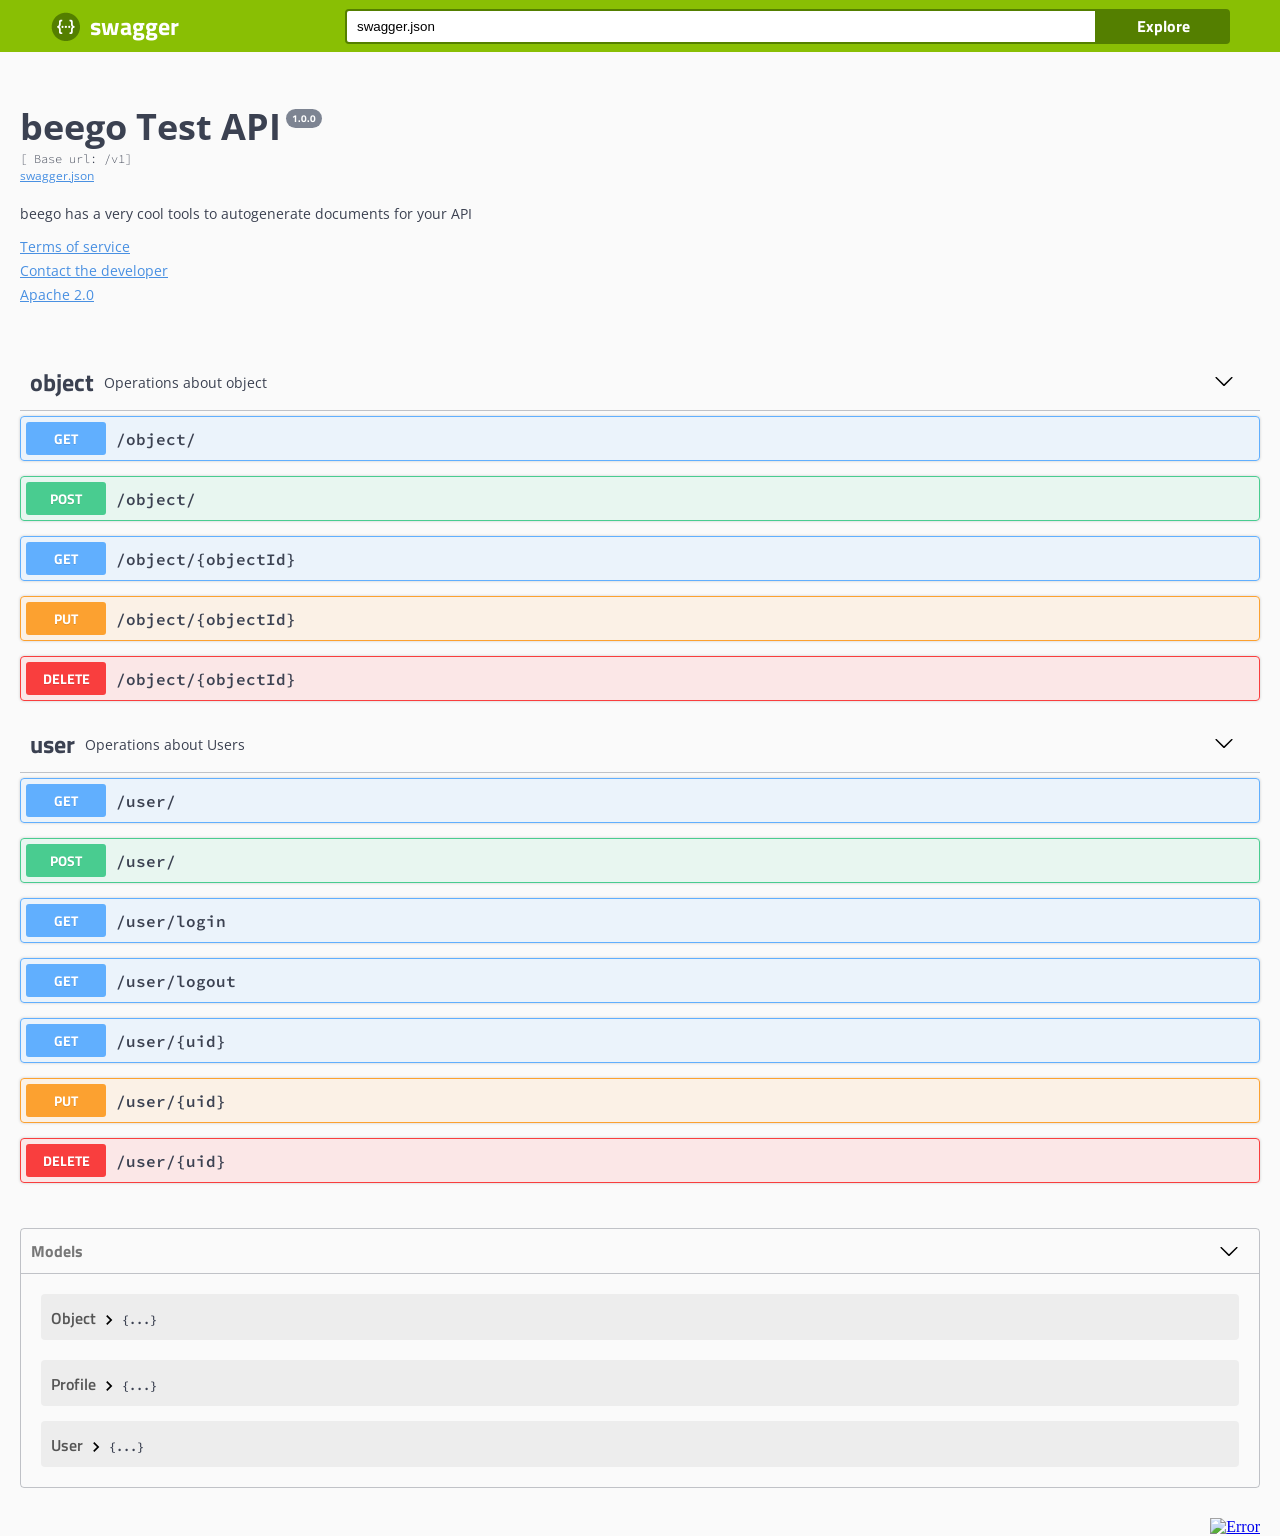
<file: quickstartapi/swagger/index.html>
<!-- HTML for static distribution bundle build -->
<!DOCTYPE html>
<html lang="en">
<head>
  <meta charset="UTF-8">
  <title>Swagger UI</title>
  <link href="https://fonts.googleapis.com/css?family=Open+Sans:400,700|Source+Code+Pro:300,600|Titillium+Web:400,600,700" rel="stylesheet">
  <link rel="stylesheet" type="text/css" href="./swagger-ui.css" >
  <link rel="icon" type="image/png" href="./favicon-32x32.png" sizes="32x32" />
  <link rel="icon" type="image/png" href="./favicon-16x16.png" sizes="16x16" />
  <style>
    html
    {
        box-sizing: border-box;
        overflow: -moz-scrollbars-vertical;
        overflow-y: scroll;
    }
    *,
    *:before,
    *:after
    {
        box-sizing: inherit;
    }

    body {
      margin:0;
      background: #fafafa;
    }
  </style>
</head>

<body>

<svg xmlns="http://www.w3.org/2000/svg" xmlns:xlink="http://www.w3.org/1999/xlink" style="position:absolute;width:0;height:0">
  <defs>
    <symbol viewBox="0 0 20 20" id="unlocked">
          <path d="M15.8 8H14V5.6C14 2.703 12.665 1 10 1 7.334 1 6 2.703 6 5.6V6h2v-.801C8 3.754 8.797 3 10 3c1.203 0 2 .754 2 2.199V8H4c-.553 0-1 .646-1 1.199V17c0 .549.428 1.139.951 1.307l1.197.387C5.672 18.861 6.55 19 7.1 19h5.8c.549 0 1.428-.139 1.951-.307l1.196-.387c.524-.167.953-.757.953-1.306V9.199C17 8.646 16.352 8 15.8 8z"></path>
    </symbol>

    <symbol viewBox="0 0 20 20" id="locked">
      <path d="M15.8 8H14V5.6C14 2.703 12.665 1 10 1 7.334 1 6 2.703 6 5.6V8H4c-.553 0-1 .646-1 1.199V17c0 .549.428 1.139.951 1.307l1.197.387C5.672 18.861 6.55 19 7.1 19h5.8c.549 0 1.428-.139 1.951-.307l1.196-.387c.524-.167.953-.757.953-1.306V9.199C17 8.646 16.352 8 15.8 8zM12 8H8V5.199C8 3.754 8.797 3 10 3c1.203 0 2 .754 2 2.199V8z"/>
    </symbol>

    <symbol viewBox="0 0 20 20" id="close">
      <path d="M14.348 14.849c-.469.469-1.229.469-1.697 0L10 11.819l-2.651 3.029c-.469.469-1.229.469-1.697 0-.469-.469-.469-1.229 0-1.697l2.758-3.15-2.759-3.152c-.469-.469-.469-1.228 0-1.697.469-.469 1.228-.469 1.697 0L10 8.183l2.651-3.031c.469-.469 1.228-.469 1.697 0 .469.469.469 1.229 0 1.697l-2.758 3.152 2.758 3.15c.469.469.469 1.229 0 1.698z"/>
    </symbol>

    <symbol viewBox="0 0 20 20" id="large-arrow">
      <path d="M13.25 10L6.109 2.58c-.268-.27-.268-.707 0-.979.268-.27.701-.27.969 0l7.83 7.908c.268.271.268.709 0 .979l-7.83 7.908c-.268.271-.701.27-.969 0-.268-.269-.268-.707 0-.979L13.25 10z"/>
    </symbol>

    <symbol viewBox="0 0 20 20" id="large-arrow-down">
      <path d="M17.418 6.109c.272-.268.709-.268.979 0s.271.701 0 .969l-7.908 7.83c-.27.268-.707.268-.979 0l-7.908-7.83c-.27-.268-.27-.701 0-.969.271-.268.709-.268.979 0L10 13.25l7.418-7.141z"/>
    </symbol>


    <symbol viewBox="0 0 24 24" id="jump-to">
      <path d="M19 7v4H5.83l3.58-3.59L8 6l-6 6 6 6 1.41-1.41L5.83 13H21V7z"/>
    </symbol>

    <symbol viewBox="0 0 24 24" id="expand">
      <path d="M10 18h4v-2h-4v2zM3 6v2h18V6H3zm3 7h12v-2H6v2z"/>
    </symbol>

  </defs>
</svg>

<div id="swagger-ui"></div>

<script src="./swagger-ui-bundle.js"> </script>
<script src="./swagger-ui-standalone-preset.js"> </script>
<script>
window.onload = function() {
  // Build a system
  const ui = SwaggerUIBundle({
    url: "swagger.json",
    dom_id: '#swagger-ui',
    presets: [
      SwaggerUIBundle.presets.apis,
      SwaggerUIStandalonePreset
    ],
    plugins: [
      SwaggerUIBundle.plugins.DownloadUrl
    ],
    layout: "StandaloneLayout"
  })

  window.ui = ui
}
</script>
</body>

</html>
</file>
<file: quickstartapi/swagger/swagger-ui.css>
@charset "UTF-8";.swagger-ui html{box-sizing:border-box}.swagger-ui *,.swagger-ui :after,.swagger-ui :before{box-sizing:inherit}.swagger-ui body{margin:0;background:#fafafa}.swagger-ui .wrapper{width:100%;max-width:1460px;margin:0 auto;padding:0 20px}.swagger-ui .opblock-tag-section{display:-webkit-box;display:-ms-flexbox;display:flex;-webkit-box-orient:vertical;-webkit-box-direction:normal;-ms-flex-direction:column;flex-direction:column}.swagger-ui .opblock-tag{display:-webkit-box;display:-ms-flexbox;display:flex;padding:10px 20px 10px 10px;cursor:pointer;transition:all .2s;border-bottom:1px solid rgba(59,65,81,.3);-webkit-box-align:center;-ms-flex-align:center;align-items:center}.swagger-ui .opblock-tag:hover{background:rgba(0,0,0,.02)}.swagger-ui .opblock-tag{font-size:24px;margin:0 0 5px;font-family:Titillium Web,sans-serif;color:#3b4151}.swagger-ui .opblock-tag.no-desc span{-webkit-box-flex:1;-ms-flex:1;flex:1}.swagger-ui .opblock-tag svg{transition:all .4s}.swagger-ui .opblock-tag small{font-size:14px;font-weight:400;padding:0 10px;-webkit-box-flex:1;-ms-flex:1;flex:1;font-family:Open Sans,sans-serif;color:#3b4151}.swagger-ui .parаmeter__type{font-size:12px;padding:5px 0;font-family:Source Code Pro,monospace;font-weight:600;color:#3b4151}.swagger-ui .view-line-link{position:relative;top:3px;width:20px;margin:0 5px;cursor:pointer;transition:all .5s}.swagger-ui .opblock{margin:0 0 15px;border:1px solid #000;border-radius:4px;box-shadow:0 0 3px rgba(0,0,0,.19)}.swagger-ui .opblock.is-open .opblock-summary{border-bottom:1px solid #000}.swagger-ui .opblock .opblock-section-header{padding:8px 20px;background:hsla(0,0%,100%,.8);box-shadow:0 1px 2px rgba(0,0,0,.1)}.swagger-ui .opblock .opblock-section-header,.swagger-ui .opblock .opblock-section-header label{display:-webkit-box;display:-ms-flexbox;display:flex;-webkit-box-align:center;-ms-flex-align:center;align-items:center}.swagger-ui .opblock .opblock-section-header label{font-size:12px;font-weight:700;margin:0;font-family:Titillium Web,sans-serif;color:#3b4151}.swagger-ui .opblock .opblock-section-header label span{padding:0 10px 0 0}.swagger-ui .opblock .opblock-section-header h4{font-size:14px;margin:0;-webkit-box-flex:1;-ms-flex:1;flex:1;font-family:Titillium Web,sans-serif;color:#3b4151}.swagger-ui .opblock .opblock-summary-method{font-size:14px;font-weight:700;min-width:80px;padding:6px 15px;text-align:center;border-radius:3px;background:#000;text-shadow:0 1px 0 rgba(0,0,0,.1);font-family:Titillium Web,sans-serif;color:#fff}.swagger-ui .opblock .opblock-summary-path,.swagger-ui .opblock .opblock-summary-path__deprecated{font-size:16px;display:-webkit-box;display:-ms-flexbox;display:flex;padding:0 10px;font-family:Source Code Pro,monospace;font-weight:600;color:#3b4151;-webkit-box-align:center;-ms-flex-align:center;align-items:center}.swagger-ui .opblock .opblock-summary-path .view-line-link,.swagger-ui .opblock .opblock-summary-path__deprecated .view-line-link{position:relative;top:2px;width:0;margin:0;cursor:pointer;transition:all .5s}.swagger-ui .opblock .opblock-summary-path:hover .view-line-link,.swagger-ui .opblock .opblock-summary-path__deprecated:hover .view-line-link{width:18px;margin:0 5px}.swagger-ui .opblock .opblock-summary-path__deprecated{text-decoration:line-through}.swagger-ui .opblock .opblock-summary-description{font-size:13px;-webkit-box-flex:1;-ms-flex:1;flex:1;font-family:Open Sans,sans-serif;color:#3b4151}.swagger-ui .opblock .opblock-summary{display:-webkit-box;display:-ms-flexbox;display:flex;padding:5px;cursor:pointer;-webkit-box-align:center;-ms-flex-align:center;align-items:center}.swagger-ui .opblock.opblock-post{border-color:#49cc90;background:rgba(73,204,144,.1)}.swagger-ui .opblock.opblock-post .opblock-summary-method{background:#49cc90}.swagger-ui .opblock.opblock-post .opblock-summary{border-color:#49cc90}.swagger-ui .opblock.opblock-put{border-color:#fca130;background:rgba(252,161,48,.1)}.swagger-ui .opblock.opblock-put .opblock-summary-method{background:#fca130}.swagger-ui .opblock.opblock-put .opblock-summary{border-color:#fca130}.swagger-ui .opblock.opblock-delete{border-color:#f93e3e;background:rgba(249,62,62,.1)}.swagger-ui .opblock.opblock-delete .opblock-summary-method{background:#f93e3e}.swagger-ui .opblock.opblock-delete .opblock-summary{border-color:#f93e3e}.swagger-ui .opblock.opblock-get{border-color:#61affe;background:rgba(97,175,254,.1)}.swagger-ui .opblock.opblock-get .opblock-summary-method{background:#61affe}.swagger-ui .opblock.opblock-get .opblock-summary{border-color:#61affe}.swagger-ui .opblock.opblock-patch{border-color:#50e3c2;background:rgba(80,227,194,.1)}.swagger-ui .opblock.opblock-patch .opblock-summary-method{background:#50e3c2}.swagger-ui .opblock.opblock-patch .opblock-summary{border-color:#50e3c2}.swagger-ui .opblock.opblock-head{border-color:#9012fe;background:rgba(144,18,254,.1)}.swagger-ui .opblock.opblock-head .opblock-summary-method{background:#9012fe}.swagger-ui .opblock.opblock-head .opblock-summary{border-color:#9012fe}.swagger-ui .opblock.opblock-options{border-color:#0d5aa7;background:rgba(13,90,167,.1)}.swagger-ui .opblock.opblock-options .opblock-summary-method{background:#0d5aa7}.swagger-ui .opblock.opblock-options .opblock-summary{border-color:#0d5aa7}.swagger-ui .opblock.opblock-deprecated{opacity:.6;border-color:#ebebeb;background:hsla(0,0%,92%,.1)}.swagger-ui .opblock.opblock-deprecated .opblock-summary-method{background:#ebebeb}.swagger-ui .opblock.opblock-deprecated .opblock-summary{border-color:#ebebeb}.swagger-ui .opblock .opblock-schemes{padding:8px 20px}.swagger-ui .opblock .opblock-schemes .schemes-title{padding:0 10px 0 0}.swagger-ui .tab{display:-webkit-box;display:-ms-flexbox;display:flex;margin:20px 0 10px;padding:0;list-style:none}.swagger-ui .tab li{font-size:12px;min-width:100px;min-width:90px;padding:0;cursor:pointer;font-family:Titillium Web,sans-serif;color:#3b4151}.swagger-ui .tab li:first-of-type{position:relative;padding-left:0}.swagger-ui .tab li:first-of-type:after{position:absolute;top:0;right:6px;width:1px;height:100%;content:"";background:rgba(0,0,0,.2)}.swagger-ui .tab li.active{font-weight:700}.swagger-ui .opblock-description-wrapper,.swagger-ui .opblock-title_normal{padding:15px 20px}.swagger-ui .opblock-description-wrapper,.swagger-ui .opblock-description-wrapper h4,.swagger-ui .opblock-title_normal,.swagger-ui .opblock-title_normal h4{font-size:12px;margin:0 0 5px;font-family:Open Sans,sans-serif;color:#3b4151}.swagger-ui .opblock-description-wrapper p,.swagger-ui .opblock-title_normal p{font-size:14px;margin:0;font-family:Open Sans,sans-serif;color:#3b4151}.swagger-ui .execute-wrapper{padding:20px;text-align:right}.swagger-ui .execute-wrapper .btn{width:100%;padding:8px 40px}.swagger-ui .body-param-options{display:-webkit-box;display:-ms-flexbox;display:flex;-webkit-box-orient:vertical;-webkit-box-direction:normal;-ms-flex-direction:column;flex-direction:column}.swagger-ui .body-param-options .body-param-edit{padding:10px 0}.swagger-ui .body-param-options label{padding:8px 0}.swagger-ui .body-param-options label select{margin:3px 0 0}.swagger-ui .responses-inner{padding:20px}.swagger-ui .responses-inner h4,.swagger-ui .responses-inner h5{font-size:12px;margin:10px 0 5px;font-family:Open Sans,sans-serif;color:#3b4151}.swagger-ui .response-col_status{font-size:14px;font-family:Open Sans,sans-serif;color:#3b4151}.swagger-ui .response-col_status .response-undocumented{font-size:11px;font-family:Source Code Pro,monospace;font-weight:600;color:#999}.swagger-ui .response-col_description__inner span{font-size:12px;font-style:italic;display:block;margin:10px 0;padding:10px;border-radius:4px;background:#41444e;font-family:Source Code Pro,monospace;font-weight:600;color:#fff}.swagger-ui .response-col_description__inner span p{margin:0}.swagger-ui .opblock-body pre{font-size:12px;margin:0;padding:10px;word-wrap:break-word;word-break:break-all;word-break:break-word;-webkit-hyphens:auto;-ms-hyphens:auto;hyphens:auto;white-space:pre-wrap;border-radius:4px;background:#41444e;overflow-wrap:break-word;font-family:Source Code Pro,monospace;font-weight:600;color:#fff}.swagger-ui .opblock-body pre span{color:#fff!important}.swagger-ui .opblock-body pre .headerline{display:block}.swagger-ui .scheme-container{margin:0 0 20px;padding:30px 0;background:#fff;box-shadow:0 1px 2px 0 rgba(0,0,0,.15)}.swagger-ui .scheme-container .schemes{display:-webkit-box;display:-ms-flexbox;display:flex;-webkit-box-align:center;-ms-flex-align:center;align-items:center}.swagger-ui .scheme-container .schemes>label{font-size:12px;font-weight:700;display:-webkit-box;display:-ms-flexbox;display:flex;-webkit-box-orient:vertical;-webkit-box-direction:normal;-ms-flex-direction:column;flex-direction:column;margin:-20px 15px 0 0;font-family:Titillium Web,sans-serif;color:#3b4151}.swagger-ui .scheme-container .schemes>label select{min-width:130px;text-transform:uppercase}.swagger-ui .loading-container{padding:40px 0 60px}.swagger-ui .loading-container .loading{position:relative}.swagger-ui .loading-container .loading:after{font-size:10px;font-weight:700;position:absolute;top:50%;left:50%;content:"loading";-webkit-transform:translate(-50%,-50%);transform:translate(-50%,-50%);text-transform:uppercase;font-family:Titillium Web,sans-serif;color:#3b4151}.swagger-ui .loading-container .loading:before{position:absolute;top:50%;left:50%;display:block;width:60px;height:60px;margin:-30px;content:"";-webkit-animation:rotation 1s infinite linear,opacity .5s;animation:rotation 1s infinite linear,opacity .5s;opacity:1;border:2px solid rgba(85,85,85,.1);border-top-color:rgba(0,0,0,.6);border-radius:100%;-webkit-backface-visibility:hidden;backface-visibility:hidden}@-webkit-keyframes rotation{to{-webkit-transform:rotate(1turn);transform:rotate(1turn)}}@keyframes rotation{to{-webkit-transform:rotate(1turn);transform:rotate(1turn)}}@-webkit-keyframes blinker{50%{opacity:0}}@keyframes blinker{50%{opacity:0}}.swagger-ui .btn{font-size:14px;font-weight:700;padding:5px 23px;transition:all .3s;border:2px solid #888;border-radius:4px;background:transparent;box-shadow:0 1px 2px rgba(0,0,0,.1);font-family:Titillium Web,sans-serif;color:#3b4151}.swagger-ui .btn[disabled]{cursor:not-allowed;opacity:.3}.swagger-ui .btn:hover{box-shadow:0 0 5px rgba(0,0,0,.3)}.swagger-ui .btn.cancel{border-color:#ff6060;font-family:Titillium Web,sans-serif;color:#ff6060}.swagger-ui .btn.authorize{line-height:1;display:inline;color:#49cc90;border-color:#49cc90}.swagger-ui .btn.authorize span{float:left;padding:4px 20px 0 0}.swagger-ui .btn.authorize svg{fill:#49cc90}.swagger-ui .btn.execute{-webkit-animation:pulse 2s infinite;animation:pulse 2s infinite;color:#fff;border-color:#4990e2}@-webkit-keyframes pulse{0%{color:#fff;background:#4990e2;box-shadow:0 0 0 0 rgba(73,144,226,.8)}70%{box-shadow:0 0 0 5px rgba(73,144,226,0)}to{color:#fff;background:#4990e2;box-shadow:0 0 0 0 rgba(73,144,226,0)}}@keyframes pulse{0%{color:#fff;background:#4990e2;box-shadow:0 0 0 0 rgba(73,144,226,.8)}70%{box-shadow:0 0 0 5px rgba(73,144,226,0)}to{color:#fff;background:#4990e2;box-shadow:0 0 0 0 rgba(73,144,226,0)}}.swagger-ui .btn-group{display:-webkit-box;display:-ms-flexbox;display:flex;padding:30px}.swagger-ui .btn-group .btn{-webkit-box-flex:1;-ms-flex:1;flex:1}.swagger-ui .btn-group .btn:first-child{border-radius:4px 0 0 4px}.swagger-ui .btn-group .btn:last-child{border-radius:0 4px 4px 0}.swagger-ui .authorization__btn{padding:0 10px;border:none;background:none}.swagger-ui .authorization__btn.locked{opacity:1}.swagger-ui .authorization__btn.unlocked{opacity:.4}.swagger-ui .expand-methods,.swagger-ui .expand-operation{border:none;background:none}.swagger-ui .expand-methods svg,.swagger-ui .expand-operation svg{width:20px;height:20px}.swagger-ui .expand-methods{padding:0 10px}.swagger-ui .expand-methods:hover svg{fill:#444}.swagger-ui .expand-methods svg{transition:all .3s;fill:#777}.swagger-ui button{cursor:pointer;outline:none}.swagger-ui select{font-size:14px;font-weight:700;padding:5px 40px 5px 10px;border:2px solid #41444e;border-radius:4px;background:#f7f7f7 url([data-uri]) right 10px center no-repeat;background-size:20px;box-shadow:0 1px 2px 0 rgba(0,0,0,.25);font-family:Titillium Web,sans-serif;color:#3b4151;-webkit-appearance:none;-moz-appearance:none;appearance:none}.swagger-ui select[multiple]{margin:5px 0;padding:5px;background:#f7f7f7}.swagger-ui .opblock-body select{min-width:230px}.swagger-ui label{font-size:12px;font-weight:700;margin:0 0 5px;font-family:Titillium Web,sans-serif;color:#3b4151}.swagger-ui input[type=email],.swagger-ui input[type=password],.swagger-ui input[type=search],.swagger-ui input[type=text]{min-width:100px;margin:5px 0;padding:8px 10px;border:1px solid #d9d9d9;border-radius:4px;background:#fff}.swagger-ui input[type=email].invalid,.swagger-ui input[type=password].invalid,.swagger-ui input[type=search].invalid,.swagger-ui input[type=text].invalid{-webkit-animation:shake .4s 1;animation:shake .4s 1;border-color:#f93e3e;background:#feebeb}@-webkit-keyframes shake{10%,90%{-webkit-transform:translate3d(-1px,0,0);transform:translate3d(-1px,0,0)}20%,80%{-webkit-transform:translate3d(2px,0,0);transform:translate3d(2px,0,0)}30%,50%,70%{-webkit-transform:translate3d(-4px,0,0);transform:translate3d(-4px,0,0)}40%,60%{-webkit-transform:translate3d(4px,0,0);transform:translate3d(4px,0,0)}}@keyframes shake{10%,90%{-webkit-transform:translate3d(-1px,0,0);transform:translate3d(-1px,0,0)}20%,80%{-webkit-transform:translate3d(2px,0,0);transform:translate3d(2px,0,0)}30%,50%,70%{-webkit-transform:translate3d(-4px,0,0);transform:translate3d(-4px,0,0)}40%,60%{-webkit-transform:translate3d(4px,0,0);transform:translate3d(4px,0,0)}}.swagger-ui textarea{font-size:12px;width:100%;min-height:280px;padding:10px;border:none;border-radius:4px;outline:none;background:hsla(0,0%,100%,.8);font-family:Source Code Pro,monospace;font-weight:600;color:#3b4151}.swagger-ui textarea:focus{border:2px solid #61affe}.swagger-ui textarea.curl{font-size:12px;min-height:100px;margin:0;padding:10px;resize:none;border-radius:4px;background:#41444e;font-family:Source Code Pro,monospace;font-weight:600;color:#fff}.swagger-ui .checkbox{padding:5px 0 10px;transition:opacity .5s;color:#333}.swagger-ui .checkbox label{display:-webkit-box;display:-ms-flexbox;display:flex}.swagger-ui .checkbox p{font-weight:400!important;font-style:italic;margin:0!important;font-family:Source Code Pro,monospace;font-weight:600;color:#3b4151}.swagger-ui .checkbox input[type=checkbox]{display:none}.swagger-ui .checkbox input[type=checkbox]+label>.item{position:relative;top:3px;display:inline-block;width:16px;height:16px;margin:0 8px 0 0;padding:5px;cursor:pointer;border-radius:1px;background:#e8e8e8;box-shadow:0 0 0 2px #e8e8e8;-webkit-box-flex:0;-ms-flex:none;flex:none}.swagger-ui .checkbox input[type=checkbox]+label>.item:active{-webkit-transform:scale(.9);transform:scale(.9)}.swagger-ui .checkbox input[type=checkbox]:checked+label>.item{background:#e8e8e8 url("data:image/svg+xml;charset=utf-8,%3Csvg width='10' height='8' viewBox='3 7 10 8' xmlns='http://www.w3.org/2000/svg'%3E%3Cpath fill='%2341474E' fill-rule='evenodd' d='M6.333 15L3 11.667l1.333-1.334 2 2L11.667 7 13 8.333z'/%3E%3C/svg%3E") 50% no-repeat}.swagger-ui .dialog-ux{position:fixed;z-index:9999;top:0;right:0;bottom:0;left:0}.swagger-ui .dialog-ux .backdrop-ux{position:fixed;top:0;right:0;bottom:0;left:0;background:rgba(0,0,0,.8)}.swagger-ui .dialog-ux .modal-ux{position:absolute;z-index:9999;top:50%;left:50%;width:100%;min-width:300px;max-width:650px;-webkit-transform:translate(-50%,-50%);transform:translate(-50%,-50%);border:1px solid #ebebeb;border-radius:4px;background:#fff;box-shadow:0 10px 30px 0 rgba(0,0,0,.2)}.swagger-ui .dialog-ux .modal-ux-content{overflow-y:auto;max-height:540px;padding:20px}.swagger-ui .dialog-ux .modal-ux-content p{font-size:12px;margin:0 0 5px;color:#41444e;font-family:Open Sans,sans-serif;color:#3b4151}.swagger-ui .dialog-ux .modal-ux-content h4{font-size:18px;font-weight:600;margin:15px 0 0;font-family:Titillium Web,sans-serif;color:#3b4151}.swagger-ui .dialog-ux .modal-ux-header{display:-webkit-box;display:-ms-flexbox;display:flex;padding:12px 0;border-bottom:1px solid #ebebeb;-webkit-box-align:center;-ms-flex-align:center;align-items:center}.swagger-ui .dialog-ux .modal-ux-header .close-modal{padding:0 10px;border:none;background:none;-webkit-appearance:none;-moz-appearance:none;appearance:none}.swagger-ui .dialog-ux .modal-ux-header h3{font-size:20px;font-weight:600;margin:0;padding:0 20px;-webkit-box-flex:1;-ms-flex:1;flex:1;font-family:Titillium Web,sans-serif;color:#3b4151}.swagger-ui .model{font-size:12px;font-weight:300;font-family:Source Code Pro,monospace;font-weight:600;color:#3b4151}.swagger-ui .model-toggle{font-size:10px;position:relative;top:6px;display:inline-block;margin:auto .3em;cursor:pointer;transition:-webkit-transform .15s ease-in;transition:transform .15s ease-in;transition:transform .15s ease-in,-webkit-transform .15s ease-in;-webkit-transform:rotate(90deg);transform:rotate(90deg);-webkit-transform-origin:50% 50%;transform-origin:50% 50%}.swagger-ui .model-toggle.collapsed{-webkit-transform:rotate(0deg);transform:rotate(0deg)}.swagger-ui .model-toggle:after{display:block;width:20px;height:20px;content:"";background:url("data:image/svg+xml;charset=utf-8,%3Csvg xmlns='http://www.w3.org/2000/svg' width='24' height='24' viewBox='0 0 24 24'%3E%3Cpath d='M10 6L8.59 7.41 13.17 12l-4.58 4.59L10 18l6-6z'/%3E%3C/svg%3E") 50% no-repeat;background-size:100%}.swagger-ui .model-jump-to-path{position:relative;cursor:pointer}.swagger-ui .model-jump-to-path .view-line-link{position:absolute;top:-.4em;cursor:pointer}.swagger-ui .model-title{position:relative}.swagger-ui .model-title:hover .model-hint{visibility:visible}.swagger-ui .model-hint{position:absolute;top:-1.8em;visibility:hidden;padding:.1em .5em;white-space:nowrap;color:#ebebeb;border-radius:4px;background:rgba(0,0,0,.7)}.swagger-ui section.models{margin:30px 0;border:1px solid rgba(59,65,81,.3);border-radius:4px}.swagger-ui section.models.is-open{padding:0 0 20px}.swagger-ui section.models.is-open h4{margin:0 0 5px;border-bottom:1px solid rgba(59,65,81,.3)}.swagger-ui section.models.is-open h4 svg{-webkit-transform:rotate(90deg);transform:rotate(90deg)}.swagger-ui section.models h4{font-size:16px;display:-webkit-box;display:-ms-flexbox;display:flex;margin:0;padding:10px 20px 10px 10px;cursor:pointer;transition:all .2s;font-family:Titillium Web,sans-serif;color:#777;-webkit-box-align:center;-ms-flex-align:center;align-items:center}.swagger-ui section.models h4 svg{transition:all .4s}.swagger-ui section.models h4 span{-webkit-box-flex:1;-ms-flex:1;flex:1}.swagger-ui section.models h4:hover{background:rgba(0,0,0,.02)}.swagger-ui section.models h5{font-size:16px;margin:0 0 10px;font-family:Titillium Web,sans-serif;color:#777}.swagger-ui section.models .model-jump-to-path{position:relative;top:5px}.swagger-ui section.models .model-container{margin:0 20px 15px;transition:all .5s;border-radius:4px;background:rgba(0,0,0,.05)}.swagger-ui section.models .model-container:hover{background:rgba(0,0,0,.07)}.swagger-ui section.models .model-container:first-of-type{margin:20px}.swagger-ui section.models .model-container:last-of-type{margin:0 20px}.swagger-ui section.models .model-box{background:none}.swagger-ui .model-box{padding:10px;border-radius:4px;background:rgba(0,0,0,.1)}.swagger-ui .model-box .model-jump-to-path{position:relative;top:4px}.swagger-ui .model-title{font-size:16px;font-family:Titillium Web,sans-serif;color:#555}.swagger-ui span>span.model,.swagger-ui span>span.model .brace-close{padding:0 0 0 10px}.swagger-ui .prop-type{color:#55a}.swagger-ui .prop-enum{display:block}.swagger-ui .prop-format{color:#999}.swagger-ui table{width:100%;padding:0 10px;border-collapse:collapse}.swagger-ui table.model tbody tr td{padding:0;vertical-align:top}.swagger-ui table.model tbody tr td:first-of-type{width:100px;padding:0}.swagger-ui table.headers td{font-size:12px;font-weight:300;vertical-align:middle;font-family:Source Code Pro,monospace;font-weight:600;color:#3b4151}.swagger-ui table tbody tr td{padding:10px 0 0;vertical-align:top}.swagger-ui table tbody tr td:first-of-type{width:20%;padding:10px 0}.swagger-ui table thead tr td,.swagger-ui table thead tr th{font-size:12px;font-weight:700;padding:12px 0;text-align:left;border-bottom:1px solid rgba(59,65,81,.2);font-family:Open Sans,sans-serif;color:#3b4151}.swagger-ui .parameters-col_description p{font-size:14px;margin:0;font-family:Open Sans,sans-serif;color:#3b4151}.swagger-ui .parameters-col_description input[type=text]{width:100%;max-width:340px}.swagger-ui .parameter__name{font-size:16px;font-weight:400;font-family:Titillium Web,sans-serif;color:#3b4151}.swagger-ui .parameter__name.required{font-weight:700}.swagger-ui .parameter__name.required:after{font-size:10px;position:relative;top:-6px;padding:5px;content:"required";color:rgba(255,0,0,.6)}.swagger-ui .parameter__in{font-size:12px;font-style:italic;font-family:Source Code Pro,monospace;font-weight:600;color:#888}.swagger-ui .table-container{padding:20px}.swagger-ui .topbar{padding:8px 30px;background-color:#89bf04}.swagger-ui .topbar .topbar-wrapper{-ms-flex-align:center}.swagger-ui .topbar .topbar-wrapper,.swagger-ui .topbar a{display:-webkit-box;display:-ms-flexbox;display:flex;-webkit-box-align:center;align-items:center}.swagger-ui .topbar a{font-size:1.5em;font-weight:700;max-width:300px;text-decoration:none;-webkit-box-flex:1;-ms-flex:1;flex:1;-ms-flex-align:center;font-family:Titillium Web,sans-serif;color:#fff}.swagger-ui .topbar a span{margin:0;padding:0 10px}.swagger-ui .topbar .download-url-wrapper{display:-webkit-box;display:-ms-flexbox;display:flex;-webkit-box-flex:3;-ms-flex:3;flex:3}.swagger-ui .topbar .download-url-wrapper input[type=text]{width:100%;min-width:350px;margin:0;border:2px solid #547f00;border-radius:4px 0 0 4px;outline:none}.swagger-ui .topbar .download-url-wrapper .download-url-button{font-size:16px;font-weight:700;padding:4px 40px;border:none;border-radius:0 4px 4px 0;background:#547f00;font-family:Titillium Web,sans-serif;color:#fff}.swagger-ui .info{margin:50px 0}.swagger-ui .info hgroup.main{margin:0 0 20px}.swagger-ui .info hgroup.main a{font-size:12px}.swagger-ui .info li,.swagger-ui .info p,.swagger-ui .info table{font-size:14px;font-family:Open Sans,sans-serif;color:#3b4151}.swagger-ui .info h1,.swagger-ui .info h2,.swagger-ui .info h3,.swagger-ui .info h4,.swagger-ui .info h5{font-family:Open Sans,sans-serif;color:#3b4151}.swagger-ui .info code{padding:3px 5px;border-radius:4px;background:rgba(0,0,0,.05);font-family:Source Code Pro,monospace;font-weight:600;color:#9012fe}.swagger-ui .info a{font-size:14px;transition:all .4s;font-family:Open Sans,sans-serif;color:#4990e2}.swagger-ui .info a:hover{color:#1f69c0}.swagger-ui .info>div{margin:0 0 5px}.swagger-ui .info .base-url{font-size:12px;font-weight:300!important;margin:0;font-family:Source Code Pro,monospace;font-weight:600;color:#3b4151}.swagger-ui .info .title{font-size:36px;margin:0;font-family:Open Sans,sans-serif;color:#3b4151}.swagger-ui .info .title small{font-size:10px;position:relative;top:-5px;display:inline-block;margin:0 0 0 5px;padding:2px 4px;vertical-align:super;border-radius:57px;background:#7d8492}.swagger-ui .info .title small pre{margin:0;font-family:Titillium Web,sans-serif;color:#fff}.swagger-ui .auth-btn-wrapper{display:-webkit-box;display:-ms-flexbox;display:flex;padding:10px 0;-webkit-box-pack:center;-ms-flex-pack:center;justify-content:center}.swagger-ui .auth-wrapper{display:-webkit-box;display:-ms-flexbox;display:flex;-webkit-box-flex:1;-ms-flex:1;flex:1;-webkit-box-pack:end;-ms-flex-pack:end;justify-content:flex-end}.swagger-ui .auth-wrapper .authorize{padding-right:20px}.swagger-ui .auth-container{margin:0 0 10px;padding:10px 20px;border-bottom:1px solid #ebebeb}.swagger-ui .auth-container:last-of-type{margin:0;padding:10px 20px;border:0}.swagger-ui .auth-container h4{margin:5px 0 15px!important}.swagger-ui .auth-container .wrapper{margin:0;padding:0}.swagger-ui .auth-container input[type=password],.swagger-ui .auth-container input[type=text]{min-width:230px}.swagger-ui .auth-container .errors{font-size:12px;padding:10px;border-radius:4px;font-family:Source Code Pro,monospace;font-weight:600;color:#3b4151}.swagger-ui .scopes h2{font-size:14px;font-family:Titillium Web,sans-serif;color:#3b4151}.swagger-ui .scope-def{padding:0 0 20px}.swagger-ui .errors-wrapper{margin:20px;padding:10px 20px;-webkit-animation:scaleUp .5s;animation:scaleUp .5s;border:2px solid #f93e3e;border-radius:4px;background:rgba(249,62,62,.1)}.swagger-ui .errors-wrapper .error-wrapper{margin:0 0 10px}.swagger-ui .errors-wrapper .errors h4{font-size:14px;margin:0;font-family:Source Code Pro,monospace;font-weight:600;color:#3b4151}.swagger-ui .errors-wrapper .errors small{color:#666}.swagger-ui .errors-wrapper hgroup{display:-webkit-box;display:-ms-flexbox;display:flex;-webkit-box-align:center;-ms-flex-align:center;align-items:center}.swagger-ui .errors-wrapper hgroup h4{font-size:20px;margin:0;-webkit-box-flex:1;-ms-flex:1;flex:1;font-family:Titillium Web,sans-serif;color:#3b4151}@-webkit-keyframes scaleUp{0%{-webkit-transform:scale(.8);transform:scale(.8);opacity:0}to{-webkit-transform:scale(1);transform:scale(1);opacity:1}}@keyframes scaleUp{0%{-webkit-transform:scale(.8);transform:scale(.8);opacity:0}to{-webkit-transform:scale(1);transform:scale(1);opacity:1}}.swagger-ui .Resizer.vertical.disabled{display:none}
/*# sourceMappingURL=swagger-ui.css.map*/
</file>
